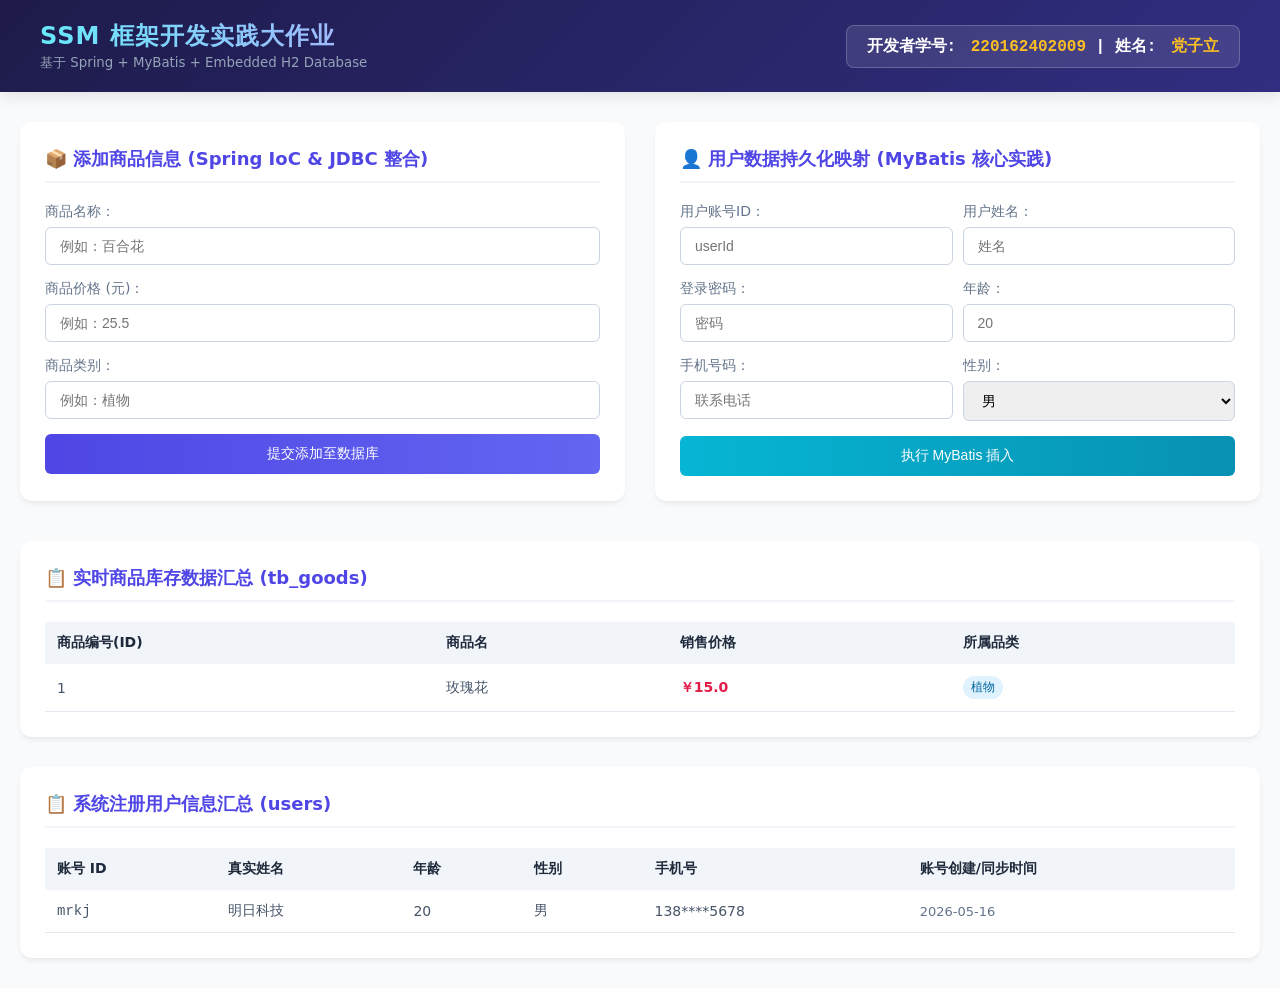
<file: 10/src/main/resources/templates/index.html>
<!DOCTYPE html>
<html xmlns:th="http://www.thymeleaf.org">
<head>
    <meta charset="UTF-8">
    <title>SSM 综合管理系统 - codespace 部署版</title>
    <style>
        :root {
            --primary-color: #4f46e5;
            --secondary-color: #06b6d4;
            --bg-color: #f8fafc;
            --card-bg: #ffffff;
            --text-main: #1e293b;
            --text-muted: #64748b;
        }

        body {
            font-family: 'Segoe UI', system-ui, -apple-system, sans-serif;
            background-color: var(--bg-color);
            color: var(--text-main);
            margin: 0;
            padding: 0;
        }

        /* 1) 个人标识专属样式头部 */
        .student-identity-banner {
            background: linear-gradient(135deg, #1e1b4b 0%, #312e81 100%);
            color: #ffffff;
            padding: 20px 40px;
            display: flex;
            justify-content: space-between;
            align-items: center;
            box-shadow: 0 4px 15px rgba(0,0,0,0.1);
        }

        .student-identity-banner h1 {
            margin: 0;
            font-size: 24px;
            letter-spacing: 1px;
            background: linear-gradient(to right, #67e8f9, #a5b4fc);
            -webkit-background-clip: text;
            -webkit-text-fill-color: transparent;
        }

        .student-info-box {
            background: rgba(255, 255, 255, 0.1);
            padding: 10px 20px;
            border-radius: 8px;
            border: 1px solid rgba(255,255,255,0.2);
            font-family: 'Courier New', Courier, monospace;
            font-weight: bold;
        }

        .student-info-box span {
            color: #fbbf24;
            margin-left: 5px;
        }

        /* 2) 页面布局与卡片丰富设计 */
        .container {
            max-width: 1300px;
            margin: 30px auto;
            padding: 0 20px;
        }

        .section-grid {
            display: grid;
            grid-template-columns: 1fr 1fr;
            gap: 30px;
            margin-bottom: 40px;
        }

        @media (max-width: 900px) {
            .section-grid { grid-template-columns: 1fr; }
        }

        .card {
            background-color: var(--card-bg);
            border-radius: 12px;
            box-shadow: 0 4px 6px -1px rgba(0,0,0,0.05), 0 2px 4px -1px rgba(0,0,0,0.03);
            padding: 25px;
            transition: transform 0.2s;
        }

        .card:hover {
            transform: translateY(-2px);
        }

        .card-title {
            font-size: 18px;
            font-weight: 600;
            margin-top: 0;
            margin-bottom: 20px;
            padding-bottom: 10px;
            border-bottom: 2px solid #f1f5f9;
            color: var(--primary-color);
            display: flex;
            align-items: center;
        }

        /* 表单样式美化 */
        .form-group {
            margin-bottom: 15px;
        }

        .form-group label {
            display: block;
            margin-bottom: 6px;
            font-size: 14px;
            font-weight: 500;
            color: var(--text-muted);
        }

        .form-control {
            width: 100%;
            padding: 10px 14px;
            border: 1px solid #cbd5e1;
            border-radius: 6px;
            font-size: 14px;
            box-sizing: border-box;
            transition: border-color 0.2s;
        }

        .form-control:focus {
            outline: none;
            border-color: var(--primary-color);
            box-shadow: 0 0 0 3px rgba(79, 70, 229, 0.1);
        }

        .btn {
            background: linear-gradient(to right, var(--primary-color), #6366f1);
            color: white;
            border: none;
            padding: 11px 20px;
            font-size: 14px;
            font-weight: 500;
            border-radius: 6px;
            cursor: pointer;
            width: 100%;
            transition: opacity 0.2s;
        }

        .btn:hover { opacity: 0.9; }

        /* 精美表格渲染 */
        .table-responsive {
            overflow-x: auto;
            margin-top: 15px;
        }

        table {
            width: 100%;
            border-collapse: collapse;
            text-align: left;
            font-size: 14px;
        }

        th {
            background-color: #f1f5f9;
            color: var(--text-main);
            padding: 12px;
            font-weight: 600;
        }

        td {
            padding: 12px;
            border-bottom: 1px solid #e2e8f0;
            color: #475569;
        }

        tr:hover { background-color: #f8fafc; }

        .badge {
            display: inline-block;
            padding: 3px 8px;
            font-size: 12px;
            font-weight: 500;
            border-radius: 9999px;
            background-color: #e0f2fe;
            color: #0369a1;
        }
    </style>
</head>
<body>

    <div class="student-identity-banner">
        <div>
            <h1>SSM 框架开发实践大作业</h1>
            <small style="color: #94a3b8;">基于 Spring + MyBatis + Embedded H2 Database</small>
        </div>
        <div class="student-info-box">
            开发者学号: <span>220162402009</span> | 姓名: <span>党子立</span>
        </div>
    </div>

    <div class="container">
        <div class="section-grid">
            <div class="card">
                <div class="card-title">📦 添加商品信息 (Spring IoC & JDBC 整合)</div>
                <form th:action="@{/addGoods}" method="post">
                    <div class="form-group">
                        <label>商品名称：</label>
                        <input type="text" name="name" class="form-control" placeholder="例如：百合花" required />
                    </div>
                    <div class="form-group">
                        <label>商品价格 (元)：</label>
                        <input type="number" step="0.01" name="price" class="form-control" placeholder="例如：25.5" required />
                    </div>
                    <div class="form-group">
                        <label>商品类别：</label>
                        <input type="text" name="type" class="form-control" placeholder="例如：植物" required />
                    </div>
                    <button type="submit" class="btn">提交添加至数据库</button>
                </form>
            </div>

            <div class="card">
                <div class="card-title">👤 用户数据持久化映射 (MyBatis 核心实践)</div>
                <form th:action="@{/addUser}" method="post">
                    <div class="form-group" style="display: grid; grid-template-columns: 1fr 1fr; gap: 10px;">
                        <div>
                            <label>用户账号ID：</label>
                            <input type="text" name="userId" class="form-control" placeholder="userId" required />
                        </div>
                        <div>
                            <label>用户姓名：</label>
                            <input type="text" name="userName" class="form-control" placeholder="姓名" required />
                        </div>
                    </div>
                    <div class="form-group" style="display: grid; grid-template-columns: 1fr 1fr; gap: 10px;">
                        <div>
                            <label>登录密码：</label>
                            <input type="password" name="userPwd" class="form-control" placeholder="密码" required />
                        </div>
                        <div>
                            <label>年龄：</label>
                            <input type="number" name="userAge" class="form-control" placeholder="20" required />
                        </div>
                    </div>
                    <div class="form-group" style="display: grid; grid-template-columns: 1fr 1fr; gap: 10px;">
                        <div>
                            <label>手机号码：</label>
                            <input type="text" name="userTel" class="form-control" placeholder="联系电话" required />
                        </div>
                        <div>
                            <label>性别：</label>
                            <select name="userSex" class="form-control">
                                <option value="男">男</option>
                                <option value="女">女</option>
                            </select>
                        </div>
                    </div>
                    <button type="submit" class="btn" style="background: linear-gradient(to right, var(--secondary-color), #0891b2);">执行 MyBatis 插入</button>
                </form>
            </div>
        </div>

        <div class="card" style="margin-bottom: 30px;">
            <div class="card-title">📋 实时商品库存数据汇总 (tb_goods)</div>
            <div class="table-responsive">
                <table>
                    <thead>
                        <tr>
                            <th>商品编号(ID)</th>
                            <th>商品名</th>
                            <th>销售价格</th>
                            <th>所属品类</th>
                        </tr>
                    </thead>
                    <tbody>
                        <tr th:each="goods : ${goodsList}">
                            <td th:text="${goods.id}">1</td>
                            <td style="font-weight: 500;" th:text="${goods.name}">玫瑰花</td>
                            <td style="color: #e11d48; font-weight: bold;" th:text="'￥' + ${goods.price}">￥15.0</td>
                            <td><span class="badge" th:text="${goods.type}">植物</span></td>
                        </tr>
                    </tbody>
                </table>
            </div>
        </div>

        <div class="card">
            <div class="card-title">📋 系统注册用户信息汇总 (users)</div>
            <div class="table-responsive">
                <table>
                    <thead>
                        <tr>
                            <th>账号 ID</th>
                            <th>真实姓名</th>
                            <th>年龄</th>
                            <th>性别</th>
                            <th>手机号</th>
                            <th>账号创建/同步时间</th>
                        </tr>
                    </thead>
                    <tbody>
                        <tr th:each="u : ${usersList}">
                            <td style="font-family: monospace;" th:text="${u.userId}">mrkj</td>
                            <td th:text="${u.userName}">明日科技</td>
                            <td th:text="${u.userAge}">20</td>
                            <td th:text="${u.userSex}">男</td>
                            <td th:text="${u.userTel}">138****5678</td>
                            <td style="color: var(--text-muted); font-size: 13px;" th:text="${#dates.format(u.createTime, 'yyyy-MM-dd HH:mm:ss')}">2026-05-16</td>
                        </tr>
                    </tbody>
                </table>
            </div>
        </div>
    </div>

</body>
</html>
</file>
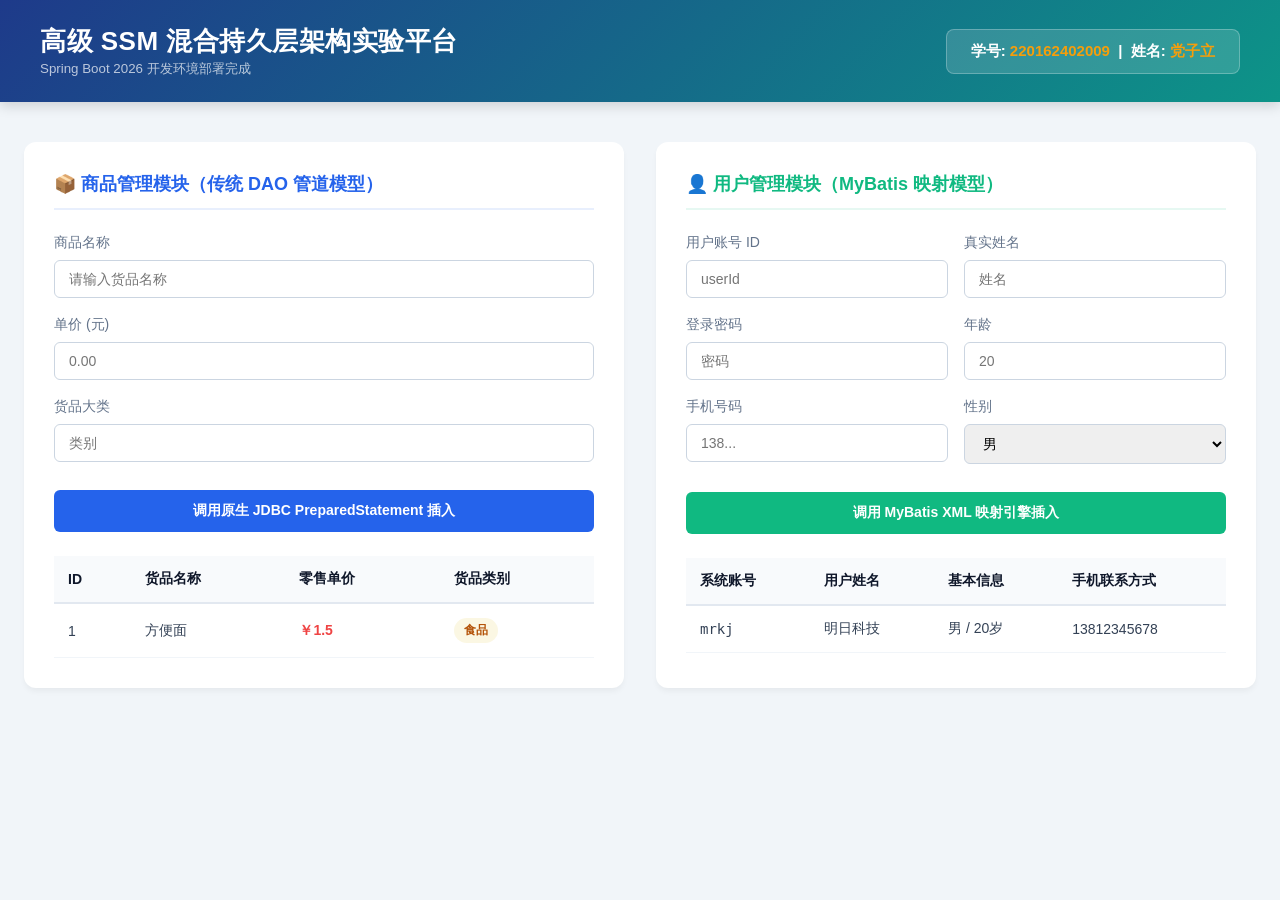
<file: 11/src/main/resources/templates/index.html>
<!DOCTYPE html>
<html xmlns:th="http://www.thymeleaf.org">
<head>
    <meta charset="UTF-8">
    <title>SSM 架构双模混合大作业平台</title>
    <style>
        :root {
            --primary-blue: #2563eb;
            --primary-green: #10b981;
            --bg-slate: #f1f5f9;
            --text-dark: #0f172a;
            --text-gray: #64748b;
        }

        body {
            font-family: -apple-system, BlinkMacSystemFont, "Segoe UI", Roboto, sans-serif;
            background-color: var(--bg-slate);
            color: var(--text-dark);
            margin: 0;
            padding: 0;
        }

        /* 个人标识头部横幅样式 */
        .identity-header {
            background: linear-gradient(135deg, #1e3a8a 0%, #0d9488 100%);
            color: #ffffff;
            padding: 24px 40px;
            display: flex;
            justify-content: space-between;
            align-items: center;
            box-shadow: 0 4px 12px rgba(0,0,0,0.15);
        }

        .identity-header h1 {
            margin: 0;
            font-size: 26px;
            font-weight: 700;
            letter-spacing: 0.5px;
        }

        .identity-badge {
            background: rgba(255, 255, 255, 0.15);
            padding: 12px 24px;
            border-radius: 8px;
            border: 1px solid rgba(255,255,255,0.25);
            font-size: 15px;
            font-weight: 600;
        }

        .identity-badge span {
            color: #f59e0b;
        }

        .container {
            max-width: 1400px;
            margin: 40px auto;
            padding: 0 24px;
        }

        .grid-layout {
            display: grid;
            grid-template-columns: 1fr 1fr;
            gap: 32px;
        }

        .ui-card {
            background: #ffffff;
            border-radius: 12px;
            box-shadow: 0 4px 6px -1px rgba(0,0,0,0.05);
            padding: 30px;
            box-sizing: border-box;
        }

        .card-header {
            font-size: 18px;
            font-weight: 600;
            margin-top: 0;
            margin-bottom: 24px;
            padding-bottom: 12px;
            border-bottom: 2px solid #f1f5f9;
        }

        .form-row {
            margin-bottom: 18px;
        }

        .form-row label {
            display: block;
            margin-bottom: 8px;
            font-size: 14px;
            font-weight: 500;
            color: var(--text-gray);
        }

        .form-input {
            width: 100%;
            padding: 10px 14px;
            border: 1px solid #cbd5e1;
            border-radius: 6px;
            font-size: 14px;
            box-sizing: border-box;
        }

        .form-input:focus {
            outline: none;
            border-color: var(--primary-blue);
            box-shadow: 0 0 0 3px rgba(37, 99, 235, 0.15);
        }

        .btn-submit {
            color: #ffffff;
            border: none;
            padding: 12px 24px;
            font-size: 14px;
            font-weight: 600;
            border-radius: 6px;
            cursor: pointer;
            width: 100%;
            margin-top: 10px;
        }

        .table-wrapper {
            margin-top: 24px;
            overflow-x: auto;
        }

        table {
            width: 100%;
            border-collapse: collapse;
            font-size: 14px;
            text-align: left;
        }

        th {
            background-color: #f8fafc;
            color: var(--text-dark);
            padding: 14px;
            font-weight: 600;
            border-bottom: 2px solid #e2e8f0;
        }

        td {
            padding: 14px;
            border-bottom: 1px solid #f1f5f9;
            color: #334155;
        }

        .price-text {
            color: #ef4444;
            font-weight: 700;
        }

        .tag-pill {
            display: inline-block;
            padding: 4px 10px;
            font-size: 12px;
            font-weight: 600;
            border-radius: 9999px;
            background-color: #ddbf2420;
            color: #b45309;
        }
    </style>
</head>
<body>

    <div class="identity-header">
        <div>
            <h1>高级 SSM 混合持久层架构实验平台</h1>
            <small style="color: rgba(255,255,255,0.7);">Spring Boot 2026 开发环境部署完成</small>
        </div>
        <div class="identity-badge">
            学号: <span>220162402009</span> &nbsp;|&nbsp; 姓名: <span>党子立</span>
        </div>
    </div>

    <div class="container">
        <div class="grid-layout">
            
            <div class="ui-card">
                <div class="card-header" style="color: var(--primary-blue); border-color: rgba(37,99,235,0.1);">
                    📦 商品管理模块（传统 DAO 管道模型）
                </div>
                <form th:action="@{/addGoods}" method="post">
                    <div class="form-row">
                        <label>商品名称</label>
                        <input type="text" name="name" class="form-input" placeholder="请输入货品名称" required />
                    </div>
                    <div class="form-row">
                        <label>单价 (元)</label>
                        <input type="number" step="0.01" name="price" class="form-input" placeholder="0.00" required />
                    </div>
                    <div class="form-row">
                        <label>货品大类</label>
                        <input type="text" name="type" class="form-input" placeholder="类别" required />
                    </div>
                    <button type="submit" class="btn-submit" style="background: var(--primary-blue);">
                        调用原生 JDBC PreparedStatement 插入
                    </button>
                </form>

                <div class="table-wrapper">
                    <table>
                        <thead>
                            <tr>
                                <th>ID</th>
                                <th>货品名称</th>
                                <th>零售单价</th>
                                <th>货品类别</th>
                            </tr>
                        </thead>
                        <tbody>
                            <tr th:each="g : ${goodsList}">
                                <td th:text="${g.id}">1</td>
                                <td th:text="${g.name}">方便面</td>
                                <td class="price-text" th:text="'￥' + ${g.price}">￥1.5</td>
                                <td><span class="tag-pill" th:text="${g.type}">食品</span></td>
                            </tr>
                        </tbody>
                    </table>
                </div>
            </div>

            <div class="ui-card">
                <div class="card-header" style="color: var(--primary-green); border-color: rgba(16,185,129,0.1);">
                    👤 用户管理模块（MyBatis 映射模型）
                </div>
                <form th:action="@{/addUser}" method="post">
                    <div class="form-row" style="display: grid; grid-template-columns: 1fr 1fr; gap: 16px;">
                        <div>
                            <label>用户账号 ID</label>
                            <input type="text" name="userId" class="form-input" placeholder="userId" required />
                        </div>
                        <div>
                            <label>真实姓名</label>
                            <input type="text" name="userName" class="form-input" placeholder="姓名" required />
                        </div>
                    </div>
                    <div class="form-row" style="display: grid; grid-template-columns: 1fr 1fr; gap: 16px;">
                        <div>
                            <label>登录密码</label>
                            <input type="password" name="userPwd" class="form-input" placeholder="密码" required />
                        </div>
                        <div>
                            <label>年龄</label>
                            <input type="number" name="userAge" class="form-input" placeholder="20" />
                        </div>
                    </div>
                    <div class="form-row" style="display: grid; grid-template-columns: 1fr 1fr; gap: 16px;">
                        <div>
                            <label>手机号码</label>
                            <input type="text" name="userTel" class="form-input" placeholder="138..." />
                        </div>
                        <div>
                            <label>性别</label>
                            <select name="userSex" class="form-input">
                                <option value="男">男</option>
                                <option value="女">女</option>
                            </select>
                        </div>
                    </div>
                    <button type="submit" class="btn-submit" style="background: var(--primary-green);">
                        调用 MyBatis XML 映射引擎插入
                    </button>
                </form>

                <div class="table-wrapper">
                    <table>
                        <thead>
                            <tr>
                                <th>系统账号</th>
                                <th>用户姓名</th>
                                <th>基本信息</th>
                                <th>手机联系方式</th>
                            </tr>
                        </thead>
                        <tbody>
                            <tr th:each="u : ${usersList}">
                                <td style="font-family: monospace;" th:text="${u.userId}">mrkj</td>
                                <td th:text="${u.userName}">明日科技</td>
                                <td th:text="${u.userSex} + ' / ' + ${u.userAge} + '岁'">男 / 20岁</td>
                                <td th:text="${u.userTel}">13812345678</td>
                            </tr>
                        </tbody>
                    </table>
                </div>
            </div>

        </div>
    </div>

</body>
</html>
</file>
